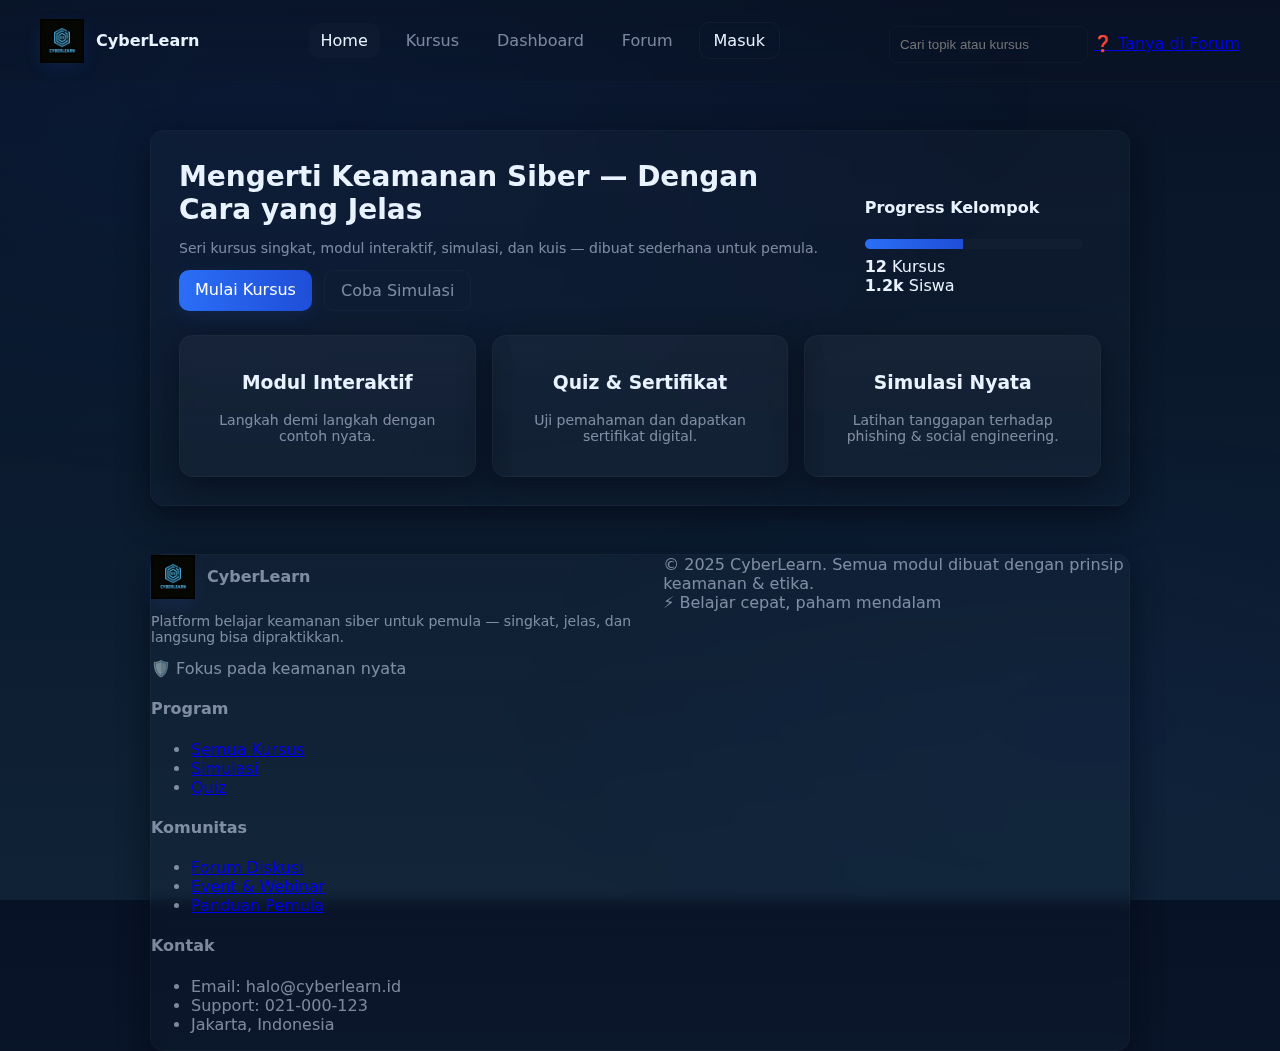
<file: index.html>
<!doctype html>
<html lang="id">
<head>
  <meta charset="utf-8" />
  <title>CyberLearn — Home</title>
  <link rel="stylesheet" href="assets/style.css">
  <meta name="viewport" content="width=device-width, initial-scale=1">
</head>
<body class="page-fade">
  <div class="app-bg"></div>

  <header class="topbar">
    <div class="logo">
      <div class="logo-icon"><img src="assets/img/logo1.png" alt="CyberLearn Logo" class="logo-img"></div>
      <div class="logo-text">CyberLearn</div>
    </div>
    <nav class="nav">
      <a href="index.html" class="nav-link active">Home</a>
      <a href="course.html" class="nav-link">Kursus</a>
      <a href="dashboard.html" class="nav-link">Dashboard</a>
      <a href="forum.html" class="nav-link">Forum</a>
      <a href="login.html" class="btn">Masuk</a>
    </nav>
    <div class="top-actions">
      <input type="search" class="header-search" placeholder="Cari topik atau kursus">
      <a class="header-chip" href="forum.html">❓ Tanya di Forum</a>
    </div>
  </header>

  <main class="center-stage glass">
    <div class="hero">
      <div>
        <h1>Mengerti Keamanan Siber — Dengan Cara yang Jelas</h1>
        <p class="muted">Seri kursus singkat, modul interaktif, simulasi, dan kuis — dibuat sederhana untuk pemula.</p>
        <div class="actions">
          <a class="primary" href="course.html">Mulai Kursus</a>
          <a class="ghost" href="simulation.html">Coba Simulasi</a>
        </div>
      </div>
      <div class="hero-card">
        <h4>Progress Kelompok</h4>
        <div class="progress-compact">
          <div class="pbar" style="--w:45%"></div>
        </div>
        <div class="meta">
          <div><strong>12</strong> Kursus</div>
          <div><strong>1.2k</strong> Siswa</div>
        </div>
      </div>
    </div>

    <section class="features">
      <article class="fcard glass">
        <h3>Modul Interaktif</h3>
        <p class="muted">Langkah demi langkah dengan contoh nyata.</p>
      </article>
      <article class="fcard glass">
        <h3>Quiz & Sertifikat</h3>
        <p class="muted">Uji pemahaman dan dapatkan sertifikat digital.</p>
      </article>
      <article class="fcard glass">
        <h3>Simulasi Nyata</h3>
        <p class="muted">Latihan tanggapan terhadap phishing & social engineering.</p>
      </article>
    </section>
  </main>

  <footer class="site-footer glass">
    <div class="footer-top">
      <div class="footer-brand">
        <div class="logo"><div class="logo-icon"><img src="assets/img/logo1.png" alt="CyberLearn Logo" class="logo-img"></div><div class="logo-text">CyberLearn</div></div>
        <p class="muted">Platform belajar keamanan siber untuk pemula — singkat, jelas, dan langsung bisa dipraktikkan.</p>
        <div class="tag">🛡️ Fokus pada keamanan nyata</div>
      </div>
      <div class="footer-grid">
        <div class="footer-col">
          <h4>Program</h4>
          <ul>
            <li><a href="course.html">Semua Kursus</a></li>
            <li><a href="simulation.html">Simulasi</a></li>
            <li><a href="quiz.html">Quiz</a></li>
          </ul>
        </div>
        <div class="footer-col">
          <h4>Komunitas</h4>
          <ul>
            <li><a href="forum.html">Forum Diskusi</a></li>
            <li><a href="#">Event &amp; Webinar</a></li>
            <li><a href="#">Panduan Pemula</a></li>
          </ul>
        </div>
        <div class="footer-col">
          <h4>Kontak</h4>
          <ul>
            <li>Email: halo@cyberlearn.id</li>
            <li>Support: 021-000-123</li>
            <li>Jakarta, Indonesia</li>
          </ul>
        </div>
      </div>
    </div>
    <div class="footer-bottom">
      <span>© 2025 CyberLearn. Semua modul dibuat dengan prinsip keamanan &amp; etika.</span>
      <div class="tag">⚡ Belajar cepat, paham mendalam</div>
    </div>
  </footer>

  <script src="assets/script.js"></script>
</body>
</html>
</file>
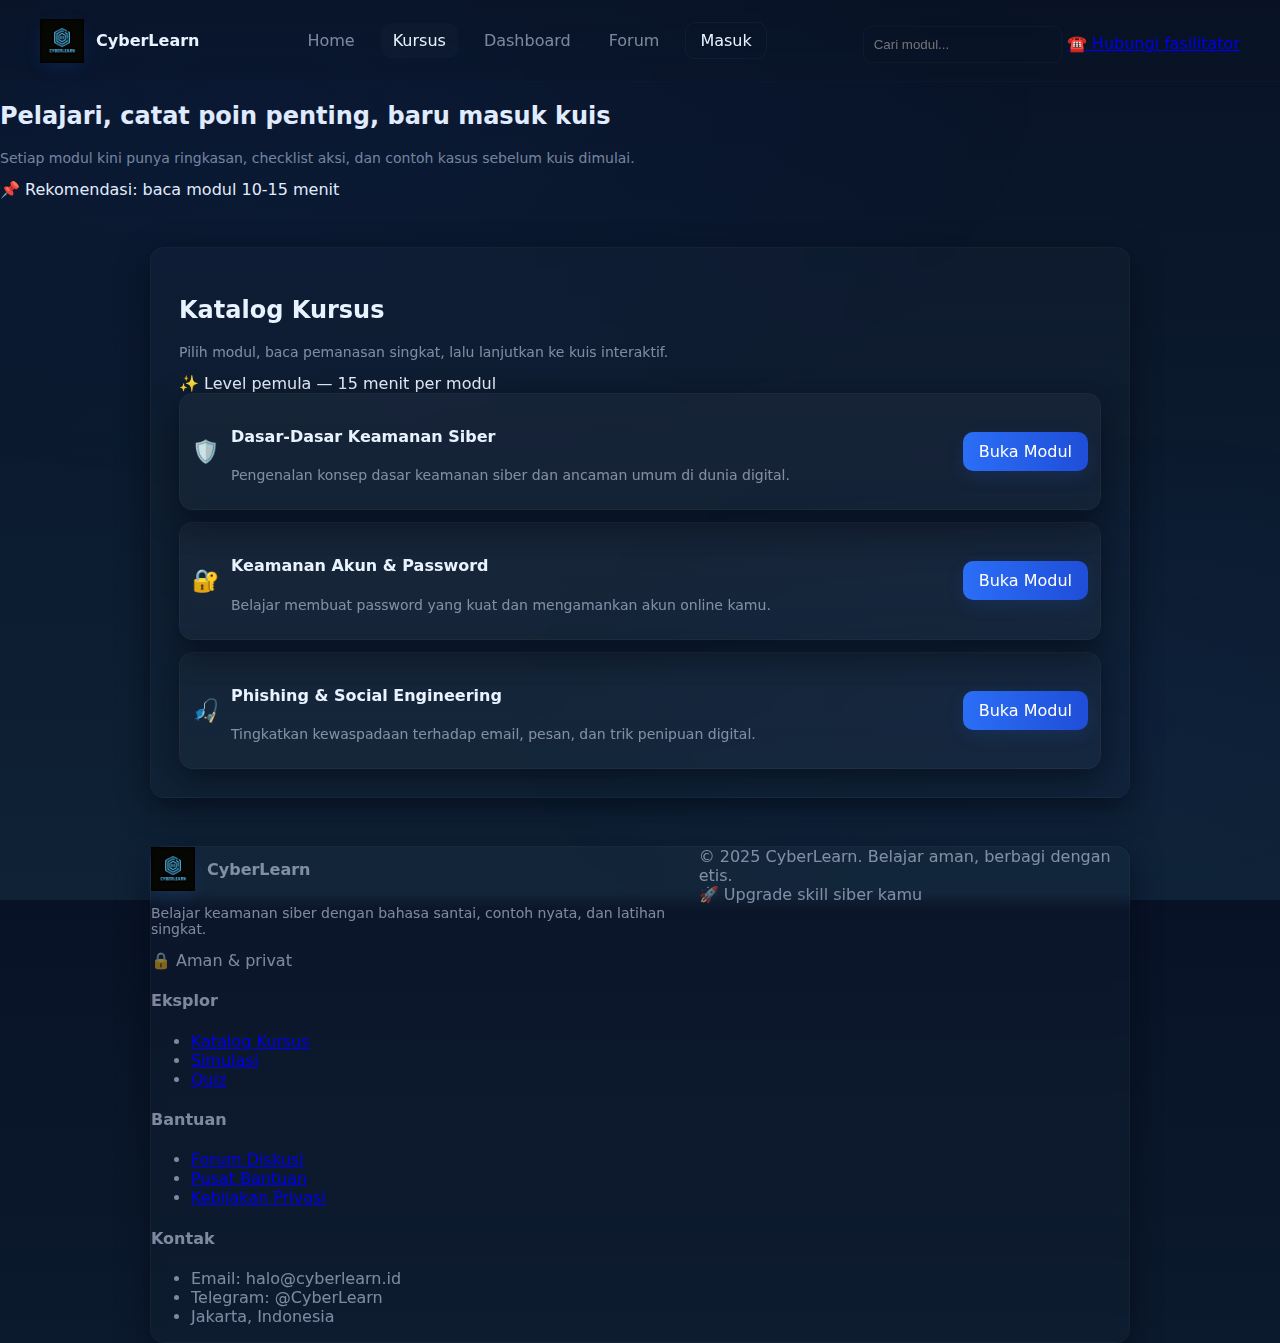
<file: course.html>
<!doctype html>
<html lang="id">
<head>
  <meta charset="utf-8" />
  <title>Kursus — CyberLearn</title>
  <link rel="stylesheet" href="assets/style.css">
</head>
<body class="page-fade">
  <div class="app-bg"></div>
  <header class="topbar">
    <div class="logo"><div class="logo-icon"><img src="assets/img/logo1.png" alt="CyberLearn Logo" class="logo-img"></div><div class="logo-text">CyberLearn</div></div>
    <nav class="nav">
      <a href="index.html" class="nav-link">Home</a>
      <a href="course.html" class="nav-link active">Kursus</a>
      <a href="dashboard.html" class="nav-link">Dashboard</a>
      <a href="forum.html" class="nav-link">Forum</a>
      <a href="login.html" class="btn">Masuk</a>
    </nav>
    <div class="top-actions">
      <input type="search" class="header-search" placeholder="Cari modul...">
      <a class="header-chip" href="forum.html">☎️ Hubungi fasilitator</a>
    </div>
  </header>

  <section class="page-hero">
    <div>
      <h2>Pelajari, catat poin penting, baru masuk kuis</h2>
      <p class="muted">Setiap modul kini punya ringkasan, checklist aksi, dan contoh kasus sebelum kuis dimulai.</p>
    </div>
    <div class="tag">📌 Rekomendasi: baca modul 10-15 menit</div>
  </section>

  <main class="center-stage glass course-stage">
    <div class="quiz-header">
      <div>
        <h2>Katalog Kursus</h2>
        <p class="muted">Pilih modul, baca pemanasan singkat, lalu lanjutkan ke kuis interaktif.</p>
      </div>
      <div class="pill">✨ Level pemula — 15 menit per modul</div>
    </div>

    <div class="catalog">
      <article class="course panel glass">
        <div class="left">🛡️</div>
        <div class="mid">
          <h4>Dasar-Dasar Keamanan Siber</h4>
          <p class="muted">Pengenalan konsep dasar keamanan siber dan ancaman umum di dunia digital.</p>
        </div>
        <div class="right"><a class="primary" href="lesson.html?course=1">Buka Modul</a></div>
      </article>

      <article class="course panel glass">
        <div class="left">🔐</div>
        <div class="mid">
          <h4>Keamanan Akun &amp; Password</h4>
          <p class="muted">Belajar membuat password yang kuat dan mengamankan akun online kamu.</p>
        </div>
        <div class="right"><a class="primary" href="lesson.html?course=2">Buka Modul</a></div>
      </article>

      <article class="course panel glass">
        <div class="left">🎣</div>
        <div class="mid">
          <h4>Phishing &amp; Social Engineering</h4>
          <p class="muted">Tingkatkan kewaspadaan terhadap email, pesan, dan trik penipuan digital.</p>
        </div>
        <div class="right"><a class="primary" href="lesson.html?course=3">Buka Modul</a></div>
      </article>
    </div>
  </main>

  <footer class="site-footer glass">
    <div class="footer-top">
      <div class="footer-brand">
        <div class="logo"><div class="logo-icon"><img src="assets/img/logo1.png" alt="CyberLearn Logo" class="logo-img"></div><div class="logo-text">CyberLearn</div></div>
        <p class="muted">Belajar keamanan siber dengan bahasa santai, contoh nyata, dan latihan singkat.</p>
        <div class="tag">🔒 Aman &amp; privat</div>
      </div>
      <div class="footer-grid">
        <div class="footer-col">
          <h4>Eksplor</h4>
          <ul>
            <li><a href="course.html">Katalog Kursus</a></li>
            <li><a href="simulation.html">Simulasi</a></li>
            <li><a href="quiz.html">Quiz</a></li>
          </ul>
        </div>
        <div class="footer-col">
          <h4>Bantuan</h4>
          <ul>
            <li><a href="forum.html">Forum Diskusi</a></li>
            <li><a href="#">Pusat Bantuan</a></li>
            <li><a href="#">Kebijakan Privasi</a></li>
          </ul>
        </div>
        <div class="footer-col">
          <h4>Kontak</h4>
          <ul>
            <li>Email: halo@cyberlearn.id</li>
            <li>Telegram: @CyberLearn</li>
            <li>Jakarta, Indonesia</li>
          </ul>
        </div>
      </div>
    </div>
    <div class="footer-bottom">
      <span>© 2025 CyberLearn. Belajar aman, berbagi dengan etis.</span>
      <div class="tag">🚀 Upgrade skill siber kamu</div>
    </div>
  </footer>

  <script src="assets/script.js"></script>
</body>
</html>
</file>
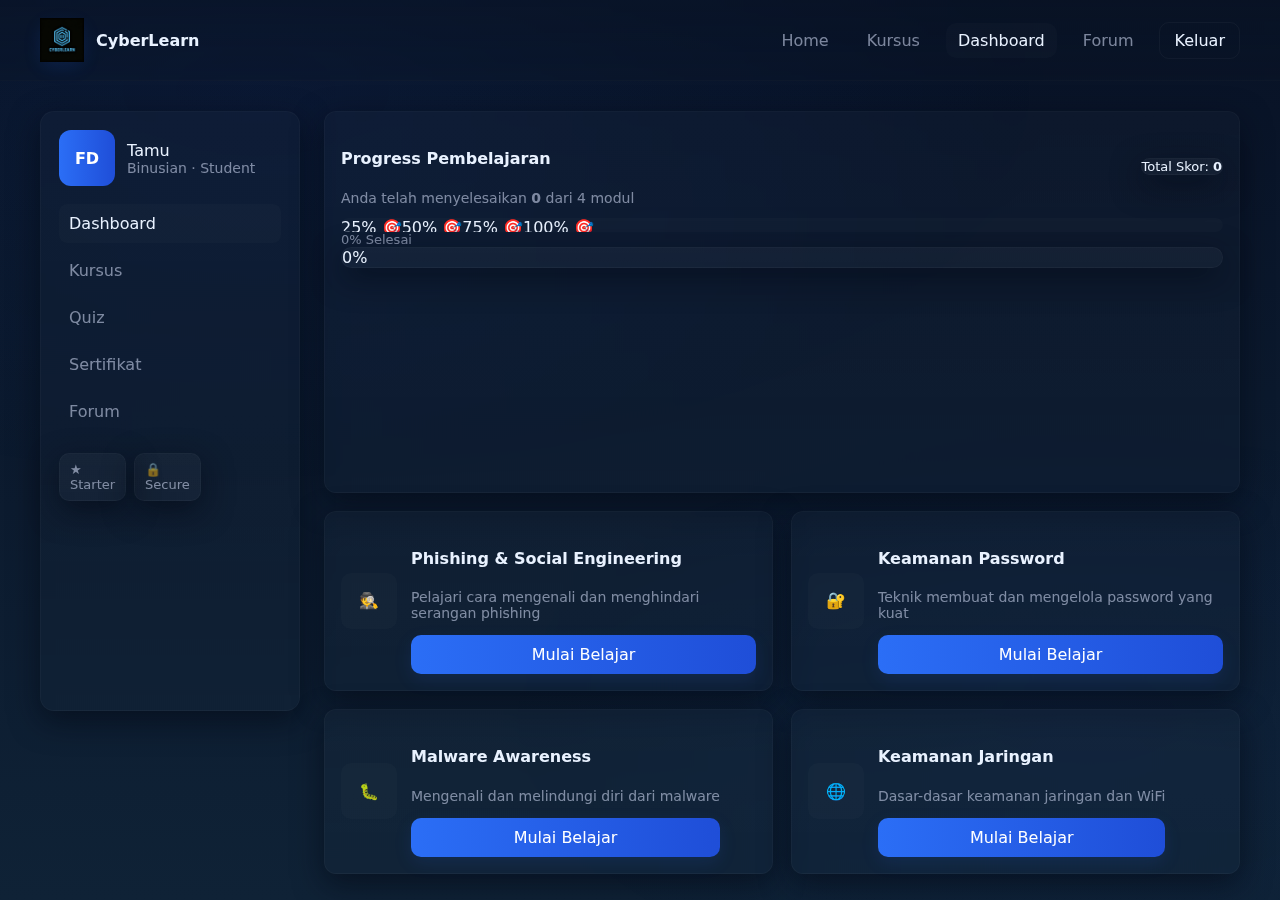
<file: dashboard.html>
<!doctype html>
<html lang="id">
<head>
  <meta charset="utf-8" />
  <title>Dashboard — CyberLearn</title>
  <link rel="stylesheet" href="assets/style.css">
</head>
<body class="page-fade">
  <div class="app-bg"></div>

  <header class="topbar">
    <div class="logo"><div class="logo-icon"><img src="assets/img/logo1.png" alt="CyberLearn Logo" class="logo-img"></div><div class="logo-text">CyberLearn</div></div>
    <nav class="nav">
      <a href="index.html" class="nav-link">Home</a>
      <a href="course.html" class="nav-link">Kursus</a>
      <a href="dashboard.html" class="nav-link active">Dashboard</a>
      <a href="forum.html" class="nav-link">Forum</a>
      <a href="login.html" class="btn">Keluar</a>
    </nav>
  </header>

  <main class="dash wrap">
    <aside class="sidebar glass">
      <div class="user">
        <div class="user-avatar">FD</div>
        <div>
          <div class="user-name">Ferdinand Darmawan</div>
          <div class="muted">Binusian · Student</div>
        </div>
      </div>

      <nav class="side-nav">
        <a href="dashboard.html" class="slink active">Dashboard</a>
        <a href="course.html" class="slink">Kursus</a>
        <a href="quiz.html" class="slink">Quiz</a>
        <a href="certificate.html" class="slink">Sertifikat</a>
        <a href="forum.html" class="slink">Forum</a>
      </nav>

      <div class="badges">
        <div class="badge glass" title="Badge: Starter"><div class="bicon">★</div>Starter</div>
        <div class="badge glass" title="Badge: Secure"><div class="bicon">🔒</div>Secure</div>
      </div>
    </aside>

    <section class="content">
      <div class="card glass progress-card">
        <div class="row between">
          <div>
            <h4>Progress Pembelajaran</h4>
            <div class="muted">Anda telah menyelesaikan <strong id="doneCount">0</strong> dari 4 modul</div>
          </div>
          <div class="score glass small">Total Skor: <strong id="totalScore">0</strong></div>
        </div>
        <div class="big-progress">
          <div class="big-pbar" id="bigPbar" style="--value:0%"><div class="big-fill"></div></div>
          <div class="muted small">0% Selesai</div>
        </div>
      </div>

      <div class="grid-2">
        <div class="card glass course-card">
          <div class="cc-left"><div class="cicon">🕵️</div></div>
          <div class="cc-right">
            <h4>Phishing & Social Engineering</h4>
            <p class="muted">Pelajari cara mengenali dan menghindari serangan phishing</p>
            <a class="primary full" href="course.html">Mulai Belajar</a>
          </div>
        </div>

        <div class="card glass course-card">
          <div class="cc-left"><div class="cicon">🔐</div></div>
          <div class="cc-right">
            <h4>Keamanan Password</h4>
            <p class="muted">Teknik membuat dan mengelola password yang kuat</p>
            <a class="primary full" href="course.html">Mulai Belajar</a>
          </div>
        </div>
      </div>

      <div class="grid-2">
        <div class="card glass course-card">
          <div class="cc-left"><div class="cicon">🐛</div></div>
          <div class="cc-right">
            <h4>Malware Awareness</h4>
            <p class="muted">Mengenali dan melindungi diri dari malware</p>
            <a class="primary full" href="course.html">Mulai Belajar</a>
          </div>
        </div>

        <div class="card glass course-card">
          <div class="cc-left"><div class="cicon">🌐</div></div>
          <div class="cc-right">
            <h4>Keamanan Jaringan</h4>
            <p class="muted">Dasar-dasar keamanan jaringan dan WiFi</p>
            <a class="primary full" href="course.html">Mulai Belajar</a>
          </div>
        </div>
      </div>

    </section>
  </main>

  <script src="assets/script.js"></script>
</body>
</html>
</file>
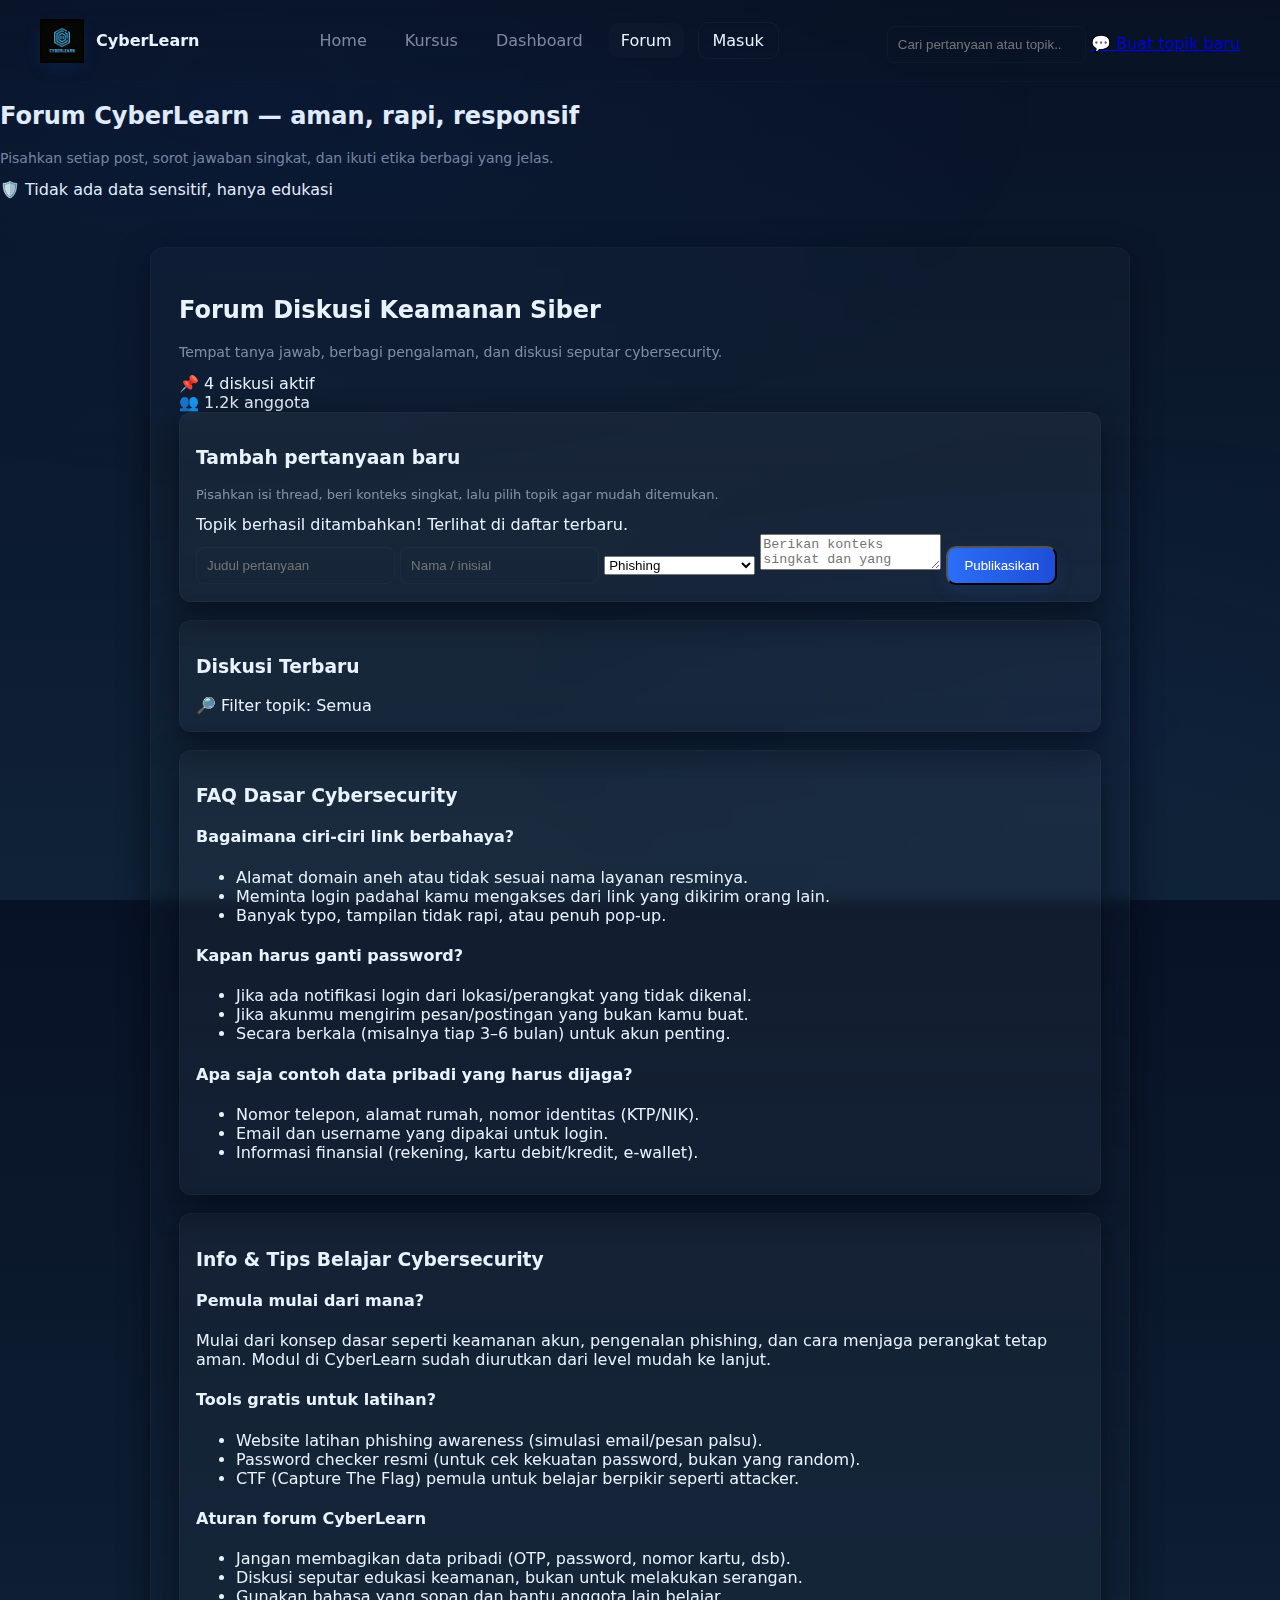
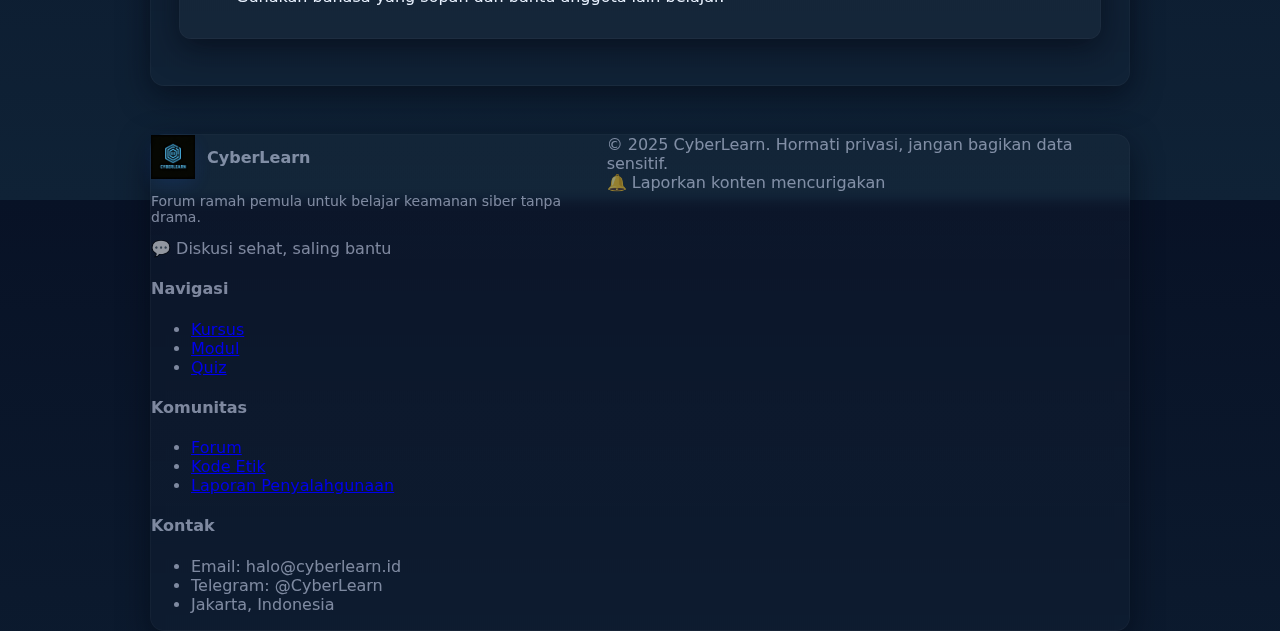
<file: forum.html>
<!doctype html>
<html lang="id">
<head>
  <meta charset="utf-8" />
  <title>Forum — CyberLearn</title>
  <link rel="stylesheet" href="assets/style.css">
</head>
<body class="page-fade">
  <div class="app-bg"></div>
  <header class="topbar">
    <div class="logo"><div class="logo-icon"><img src="assets/img/logo1.png" alt="CyberLearn Logo" class="logo-img"></div><div class="logo-text">CyberLearn</div></div>
    <nav class="nav">
      <a href="index.html" class="nav-link">Home</a>
      <a href="course.html" class="nav-link">Kursus</a>
      <a href="dashboard.html" class="nav-link">Dashboard</a>
      <a href="forum.html" class="nav-link active">Forum</a>
      <a href="login.html" class="btn">Masuk</a>
    </nav>
    <div class="top-actions">
      <input type="search" id="forumSearch" class="header-search" placeholder="Cari pertanyaan atau topik...">
      <a class="header-chip" href="#postForm">💬 Buat topik baru</a>
    </div>
  </header>

  <section class="page-hero">
    <div>
      <h2>Forum CyberLearn — aman, rapi, responsif</h2>
      <p class="muted">Pisahkan setiap post, sorot jawaban singkat, dan ikuti etika berbagi yang jelas.</p>
    </div>
    <div class="tag">🛡️ Tidak ada data sensitif, hanya edukasi</div>
  </section>


  <main class="center-stage glass forum-stage">
    <div class="quiz-header forum-header">
      <div>
        <h2>Forum Diskusi Keamanan Siber</h2>
        <p class="muted">Tempat tanya jawab, berbagi pengalaman, dan diskusi seputar cybersecurity.</p>
      </div>
      <div class="forum-stats">
        <div class="stat-pill">📌 <span id="postCount">4</span> diskusi aktif</div>
        <div class="stat-pill">👥 <span id="memberCount">1.2k</span> anggota</div>
      </div>
    </div>

    <section class="card forum-block glass">
      <h3>Tambah pertanyaan baru</h3>
      <p class="muted small">Pisahkan isi thread, beri konteks singkat, lalu pilih topik agar mudah ditemukan.</p>
      <div class="post-success" id="postFlash">Topik berhasil ditambahkan! Terlihat di daftar terbaru.</div>
      <form class="post-form" id="postForm">
        <input id="postTitle" name="title" placeholder="Judul pertanyaan" required>
        <input id="postName" name="author" placeholder="Nama / inisial" required>
        <select id="postTopic" name="topic">
          <option>Phishing</option>
          <option>Akun &amp; Password</option>
          <option>Perangkat &amp; Jaringan</option>
          <option>Privasi Data</option>
        </select>
        <textarea id="postBody" name="body" placeholder="Berikan konteks singkat dan yang sudah kamu coba" required></textarea>
        <button class="primary" type="submit">Publikasikan</button>
      </form>
    </section>

    <section class="card forum-block glass">
      <div class="forum-header">
        <h3>Diskusi Terbaru</h3>
        <div class="forum-chip">🔎 Filter topik: <span id="activeFilter">Semua</span></div>
      </div>
      <div class="forum-list" id="forumList"></div>
      <div class="forum-empty" id="forumEmpty" hidden>Tidak ada post dengan kata kunci tersebut.</div>
    </section>

    <section class="card forum-block glass">
      <h3>FAQ Dasar Cybersecurity</h3>
      <div class="forum-list">
        <article class="forum-post">
          <h4>Bagaimana ciri-ciri link berbahaya?</h4>
          <ul>
            <li>Alamat domain aneh atau tidak sesuai nama layanan resminya.</li>
            <li>Meminta login padahal kamu mengakses dari link yang dikirim orang lain.</li>
            <li>Banyak typo, tampilan tidak rapi, atau penuh pop-up.</li>
          </ul>
        </article>

        <article class="forum-post">
          <h4>Kapan harus ganti password?</h4>
          <ul>
            <li>Jika ada notifikasi login dari lokasi/perangkat yang tidak dikenal.</li>
            <li>Jika akunmu mengirim pesan/postingan yang bukan kamu buat.</li>
            <li>Secara berkala (misalnya tiap 3–6 bulan) untuk akun penting.</li>
          </ul>
        </article>

        <article class="forum-post">
          <h4>Apa saja contoh data pribadi yang harus dijaga?</h4>
          <ul>
            <li>Nomor telepon, alamat rumah, nomor identitas (KTP/NIK).</li>
            <li>Email dan username yang dipakai untuk login.</li>
            <li>Informasi finansial (rekening, kartu debit/kredit, e-wallet).</li>
          </ul>
        </article>
      </div>
    </section>

    <section class="card forum-block glass">
      <h3>Info &amp; Tips Belajar Cybersecurity</h3>
      <div class="forum-list">
        <article class="forum-post">
          <h4>Pemula mulai dari mana?</h4>
          <p>Mulai dari konsep dasar seperti keamanan akun, pengenalan phishing, dan cara menjaga perangkat tetap aman. Modul di CyberLearn sudah diurutkan dari level mudah ke lanjut.</p>
        </article>

        <article class="forum-post">
          <h4>Tools gratis untuk latihan?</h4>
          <ul>
            <li>Website latihan phishing awareness (simulasi email/pesan palsu).</li>
            <li>Password checker resmi (untuk cek kekuatan password, bukan yang random).</li>
            <li>CTF (Capture The Flag) pemula untuk belajar berpikir seperti attacker.</li>
          </ul>
        </article>

        <article class="forum-post">
          <h4>Aturan forum CyberLearn</h4>
          <ul>
            <li>Jangan membagikan data pribadi (OTP, password, nomor kartu, dsb).</li>
            <li>Diskusi seputar edukasi keamanan, bukan untuk melakukan serangan.</li>
            <li>Gunakan bahasa yang sopan dan bantu anggota lain belajar.</li>
          </ul>
        </article>
      </div>
    </section>
  </main>

  <footer class="site-footer glass">
    <div class="footer-top">
      <div class="footer-brand">
        <div class="logo"><div class="logo-icon"><img src="assets/img/logo1.png" alt="CyberLearn Logo" class="logo-img"></div><div class="logo-text">CyberLearn</div></div>
        <p class="muted">Forum ramah pemula untuk belajar keamanan siber tanpa drama.</p>
        <div class="tag">💬 Diskusi sehat, saling bantu</div>
      </div>
      <div class="footer-grid">
        <div class="footer-col">
          <h4>Navigasi</h4>
          <ul>
            <li><a href="course.html">Kursus</a></li>
            <li><a href="lesson.html">Modul</a></li>
            <li><a href="quiz.html">Quiz</a></li>
          </ul>
        </div>
        <div class="footer-col">
          <h4>Komunitas</h4>
          <ul>
            <li><a href="forum.html">Forum</a></li>
            <li><a href="#">Kode Etik</a></li>
            <li><a href="#">Laporan Penyalahgunaan</a></li>
          </ul>
        </div>
        <div class="footer-col">
          <h4>Kontak</h4>
          <ul>
            <li>Email: halo@cyberlearn.id</li>
            <li>Telegram: @CyberLearn</li>
            <li>Jakarta, Indonesia</li>
          </ul>
        </div>
      </div>
    </div>
    <div class="footer-bottom">
      <span>© 2025 CyberLearn. Hormati privasi, jangan bagikan data sensitif.</span>
      <div class="tag">🔔 Laporkan konten mencurigakan</div>
    </div>
  </footer>


  <script src="assets/script.js"></script>
</body>
</html>
</file>
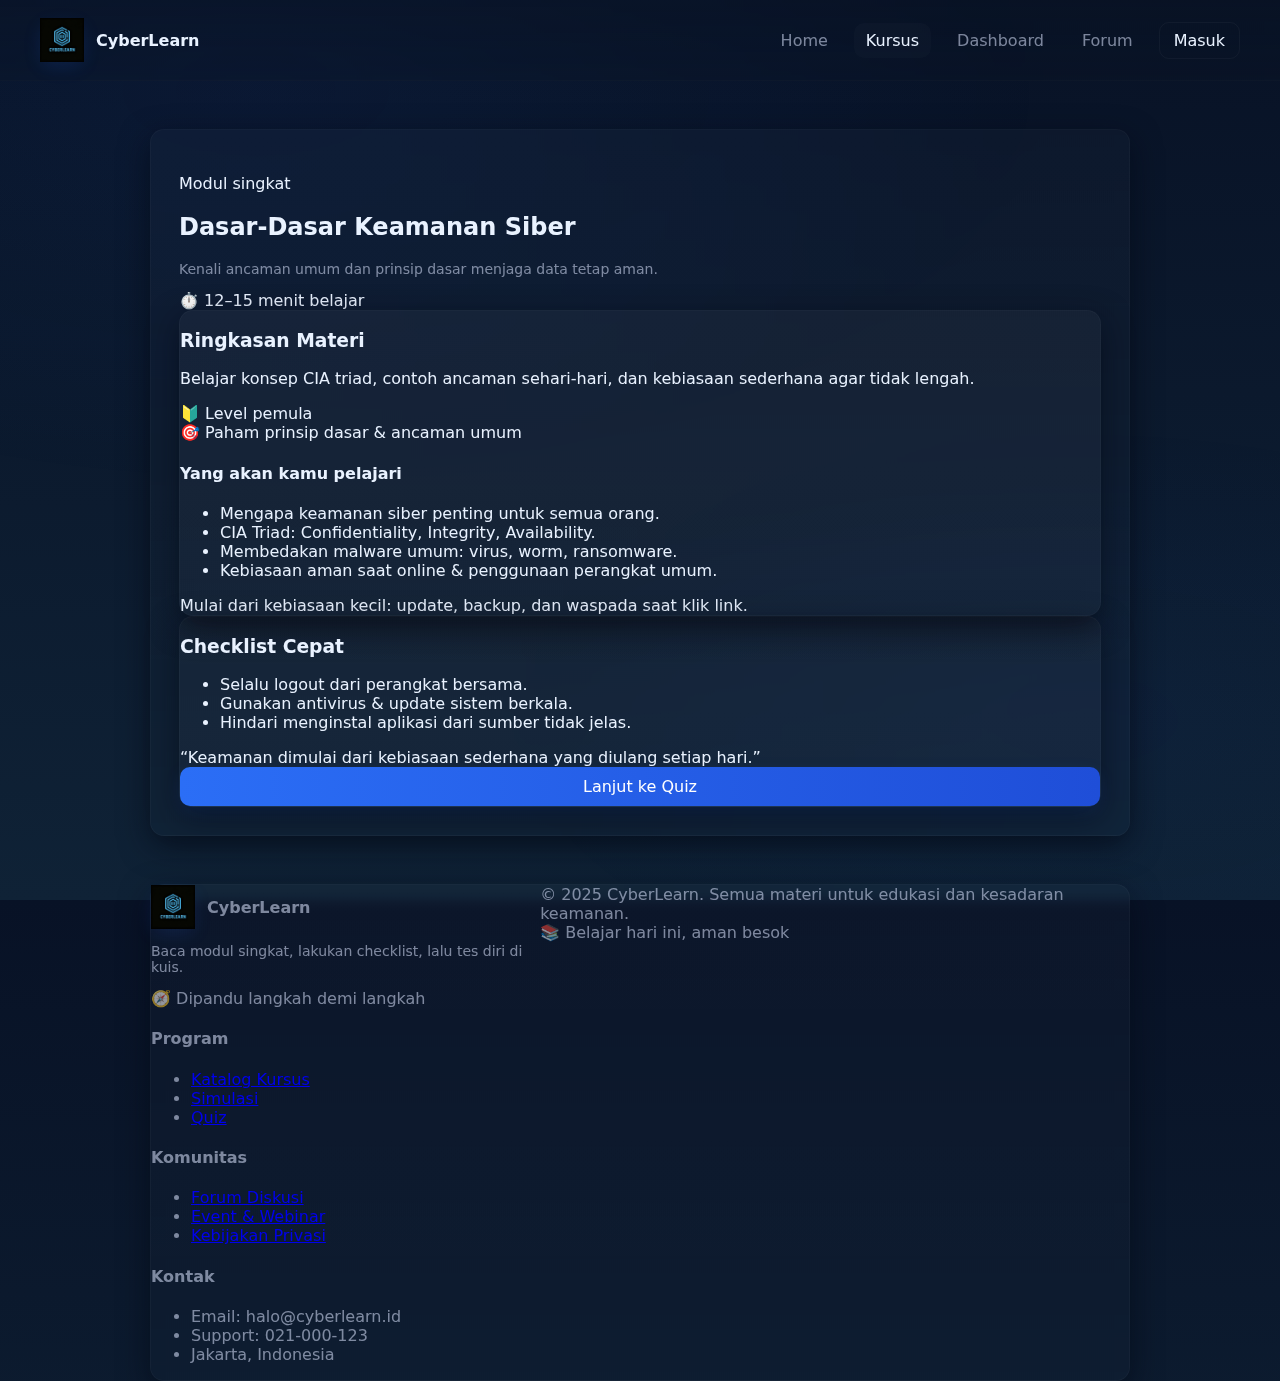
<file: lesson.html>
<!doctype html>
<html lang="id">
<head>
  <meta charset="utf-8" />
  <title>Modul — CyberLearn</title>
  <link rel="stylesheet" href="assets/style.css">
</head>
<body class="page-fade">
  <div class="app-bg"></div>
  <header class="topbar">
    <div class="logo"><div class="logo-icon"><img src="assets/img/logo1.png" alt="CyberLearn Logo" class="logo-img"></div><div class="logo-text">CyberLearn</div></div>
    <nav class="nav">
      <a href="index.html" class="nav-link">Home</a>
      <a href="course.html" class="nav-link active">Kursus</a>
      <a href="dashboard.html" class="nav-link">Dashboard</a>
      <a href="forum.html" class="nav-link">Forum</a>
      <a href="login.html" class="btn">Masuk</a>
    </nav>
  </header>

  <main class="center-stage glass lesson-stage">
    <div class="quiz-header">
      <div>
        <p class="muted-strong">Modul singkat</p>
        <h2 id="lessonTitle">Judul Modul</h2>
        <p class="muted" id="lessonIntro">Ringkasan modul akan muncul di sini.</p>
      </div>
      <div class="pill" id="lessonDuration">⏱️ 15 menit belajar</div>
    </div>

    <div class="lesson-grid">
      <section class="lesson-card glass">
        <h3>Ringkasan Materi</h3>
        <p id="lessonOverview">Pelajari konsep inti dengan contoh nyata dan bahasa sederhana.</p>
        <div class="lesson-meta">
          <div class="pill" id="lessonLevel">🔰 Pemula</div>
          <div class="pill" id="lessonOutcome">🎯 Tujuan belajar</div>
        </div>
        <h4>Yang akan kamu pelajari</h4>
        <ul class="lesson-list" id="lessonBullets"></ul>
        <div class="callout" id="lessonCallout">Ingat: praktik kecil setiap hari lebih efektif daripada belajar maraton sekali duduk.</div>
      </section>

      <section class="lesson-card glass">
        <h3>Checklist Cepat</h3>
        <ul class="lesson-list" id="lessonChecklist"></ul>
        <div class="quote-box" id="lessonQuote">"Keamanan siber bukan hanya alat, tapi kebiasaan."</div>
        <a class="primary full" id="openQuiz" href="quiz.html">Lanjut ke Quiz</a>
      </section>
    </div>
  </main>

  <footer class="site-footer glass">
    <div class="footer-top">
      <div class="footer-brand">
        <div class="logo"><div class="logo-icon"><img src="assets/img/logo1.png" alt="CyberLearn Logo" class="logo-img"></div><div class="logo-text">CyberLearn</div></div>
        <p class="muted">Baca modul singkat, lakukan checklist, lalu tes diri di kuis.</p>
        <div class="tag">🧭 Dipandu langkah demi langkah</div>
      </div>
      <div class="footer-grid">
        <div class="footer-col">
          <h4>Program</h4>
          <ul>
            <li><a href="course.html">Katalog Kursus</a></li>
            <li><a href="simulation.html">Simulasi</a></li>
            <li><a href="quiz.html">Quiz</a></li>
          </ul>
        </div>
        <div class="footer-col">
          <h4>Komunitas</h4>
          <ul>
            <li><a href="forum.html">Forum Diskusi</a></li>
            <li><a href="#">Event &amp; Webinar</a></li>
            <li><a href="#">Kebijakan Privasi</a></li>
          </ul>
        </div>
        <div class="footer-col">
          <h4>Kontak</h4>
          <ul>
            <li>Email: halo@cyberlearn.id</li>
            <li>Support: 021-000-123</li>
            <li>Jakarta, Indonesia</li>
          </ul>
        </div>
      </div>
    </div>
    <div class="footer-bottom">
      <span>© 2025 CyberLearn. Semua materi untuk edukasi dan kesadaran keamanan.</span>
      <div class="tag">📚 Belajar hari ini, aman besok</div>
    </div>
  </footer>

  <script src="assets/script.js"></script>
</body>
</html>
</file>
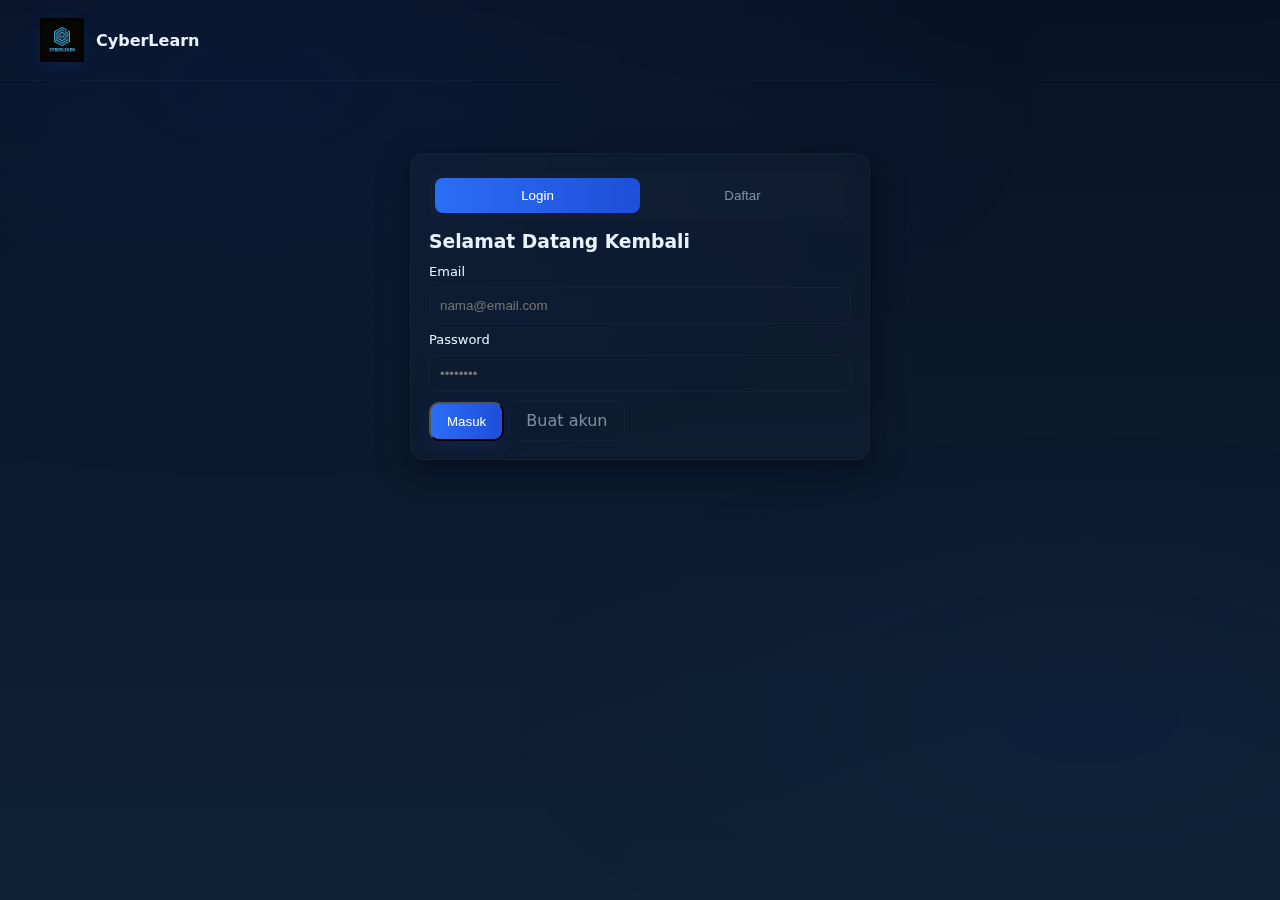
<file: login.html>
<!doctype html>
<html lang="id">
<head>
  <meta charset="utf-8" />
  <title>Login — CyberLearn</title>
  <link rel="stylesheet" href="assets/style.css">
</head>
<body class="page-fade">
  <div class="app-bg"></div>
  <header class="topbar minimal">
    <div class="logo"><div class="logo-icon"><img src="assets/img/logo1.png" alt="CyberLearn Logo" class="logo-img"></div><div class="logo-text">CyberLearn</div></div>
  </header>

  <main class="auth-stage glass">
    <div class="tab">
      <button class="tab-btn active" data-target="login">Login</button>
      <button class="tab-btn" data-target="register">Daftar</button>
    </div>

    <form id="login" class="form active" onsubmit="return false;">
      <h3>Selamat Datang Kembali</h3>
      <label>Email<input id="email" type="email" placeholder="nama@email.com" required></label>
      <label>Password<input id="password" type="password" placeholder="••••••••" required></label>
      <div class="form-row">
        <button class="primary" id="doLogin">Masuk</button>
        <a class="ghost" href="register.html">Buat akun</a>
      </div>
    </form>

    <form id="register" class="form" onsubmit="return false;">
      <h3>Buat Akun Baru</h3>
      <label>Nama Lengkap<input id="rname" placeholder="Nama Anda" required></label>
      <label>Email<input id="remail" type="email" placeholder="nama@email.com" required></label>
      <label>Password<input id="rpassword" type="password" placeholder="Minimal 6 karakter" required></label>
      <div class="form-row">
        <button class="primary" id="doRegister">Daftar Sekarang</button>
      </div>
    </form>
  </main>

  <script src="assets/script.js"></script>
</body>
</html>
</file>
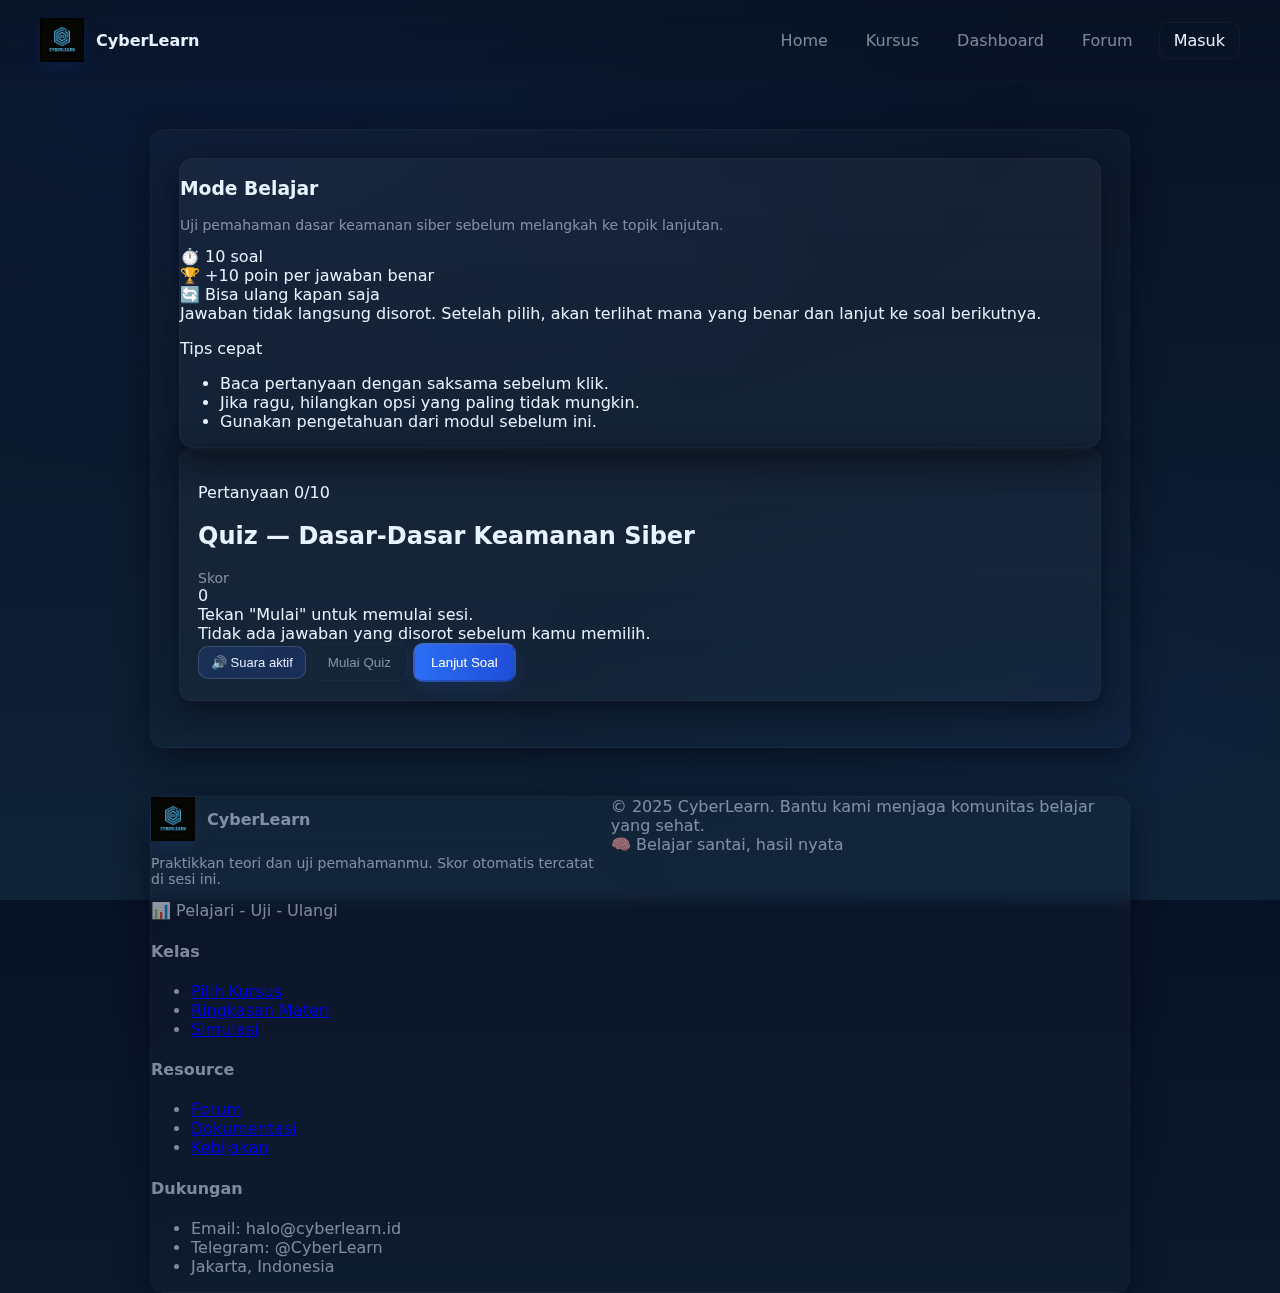
<file: quiz.html>
<!doctype html>
<html lang="id">
<head>
  <meta charset="utf-8" />
  <title>Quiz — CyberLearn</title>
  <link rel="stylesheet" href="assets/style.css">
</head>
<body class="page-fade">
  <div class="app-bg"></div>
  <header class="topbar">
    <div class="logo"><div class="logo-icon"><img src="assets/img/logo1.png" alt="CyberLearn Logo" class="logo-img"></div><div class="logo-text">CyberLearn</div></div>
    <nav class="nav">
      <a href="index.html" class="nav-link">Home</a>
      <a href="course.html" class="nav-link">Kursus</a>
      <a href="dashboard.html" class="nav-link">Dashboard</a>
      <a href="forum.html" class="nav-link">Forum</a>
      <a href="login.html" class="btn">Masuk</a>
    </nav>
  </header>

  <main class="center-stage glass quiz-stage">
    <div class="quiz-shell">
      <section class="quiz-meta glass">
        <h3>Mode Belajar</h3>
        <p class="muted" id="quizBlurb">Jawab pertanyaan pilihan ganda untuk menguji pemahaman modul.</p>
        <div class="pill-row">
          <div class="pill">⏱️ 10 soal</div>
          <div class="pill">🏆 +10 poin per jawaban benar</div>
          <div class="pill">🔄 Bisa ulang kapan saja</div>
        </div>
        <div class="quiz-empty">Jawaban tidak langsung disorot. Setelah pilih, akan terlihat mana yang benar dan lanjut ke soal berikutnya.</div>
        <div class="forum-divider"></div>
        <p class="muted-strong">Tips cepat</p>
        <ul class="lesson-list">
          <li>Baca pertanyaan dengan saksama sebelum klik.</li>
          <li>Jika ragu, hilangkan opsi yang paling tidak mungkin.</li>
          <li>Gunakan pengetahuan dari modul sebelum ini.</li>
        </ul>
      </section>

      <section class="card quiz-card glass">
        <div class="quiz-header">
          <div>
            <p class="muted-strong">Pertanyaan <span id="questionNumber">0</span>/<span id="questionCount">0</span></p>
            <h2 id="qtitle">Quiz CyberLearn</h2>
          </div>
          <div class="score-box">
            <div class="muted">Skor</div>
            <div class="score-value" id="qscore">0</div>
          </div>
        </div>
        <div class="quiz-progress"><div class="fill" id="qprogress"></div></div>
        <div id="qwrap">
          <div class="question" id="qtext">Tekan "Mulai" untuk memulai sesi.</div>
          <div class="options" id="qopts"></div>
        </div>
        <div class="feedback" id="qfeedback">Tidak ada jawaban yang disorot sebelum kamu memilih.</div>
        <div class="quiz-actions">
          <button class="ghost" id="startQuiz">Mulai Quiz</button>
          <button class="primary" id="nextBtn" disabled>Lanjut Soal</button>
        </div>
      </section>
    </div>
  </main>

  <footer class="site-footer glass">
    <div class="footer-top">
      <div class="footer-brand">
        <div class="logo"><div class="logo-icon"><img src="assets/img/logo1.png" alt="CyberLearn Logo" class="logo-img"></div><div class="logo-text">CyberLearn</div></div>
        <p class="muted">Praktikkan teori dan uji pemahamanmu. Skor otomatis tercatat di sesi ini.</p>
        <div class="tag">📊 Pelajari - Uji - Ulangi</div>
      </div>
      <div class="footer-grid">
        <div class="footer-col">
          <h4>Kelas</h4>
          <ul>
            <li><a href="course.html">Pilih Kursus</a></li>
            <li><a href="lesson.html">Ringkasan Materi</a></li>
            <li><a href="simulation.html">Simulasi</a></li>
          </ul>
        </div>
        <div class="footer-col">
          <h4>Resource</h4>
          <ul>
            <li><a href="forum.html">Forum</a></li>
            <li><a href="#">Dokumentasi</a></li>
            <li><a href="#">Kebijakan</a></li>
          </ul>
        </div>
        <div class="footer-col">
          <h4>Dukungan</h4>
          <ul>
            <li>Email: halo@cyberlearn.id</li>
            <li>Telegram: @CyberLearn</li>
            <li>Jakarta, Indonesia</li>
          </ul>
        </div>
      </div>
    </div>
    <div class="footer-bottom">
      <span>© 2025 CyberLearn. Bantu kami menjaga komunitas belajar yang sehat.</span>
      <div class="tag">🧠 Belajar santai, hasil nyata</div>
    </div>
  </footer>

  <script src="assets/script.js"></script>
</body>
</html>
</file>
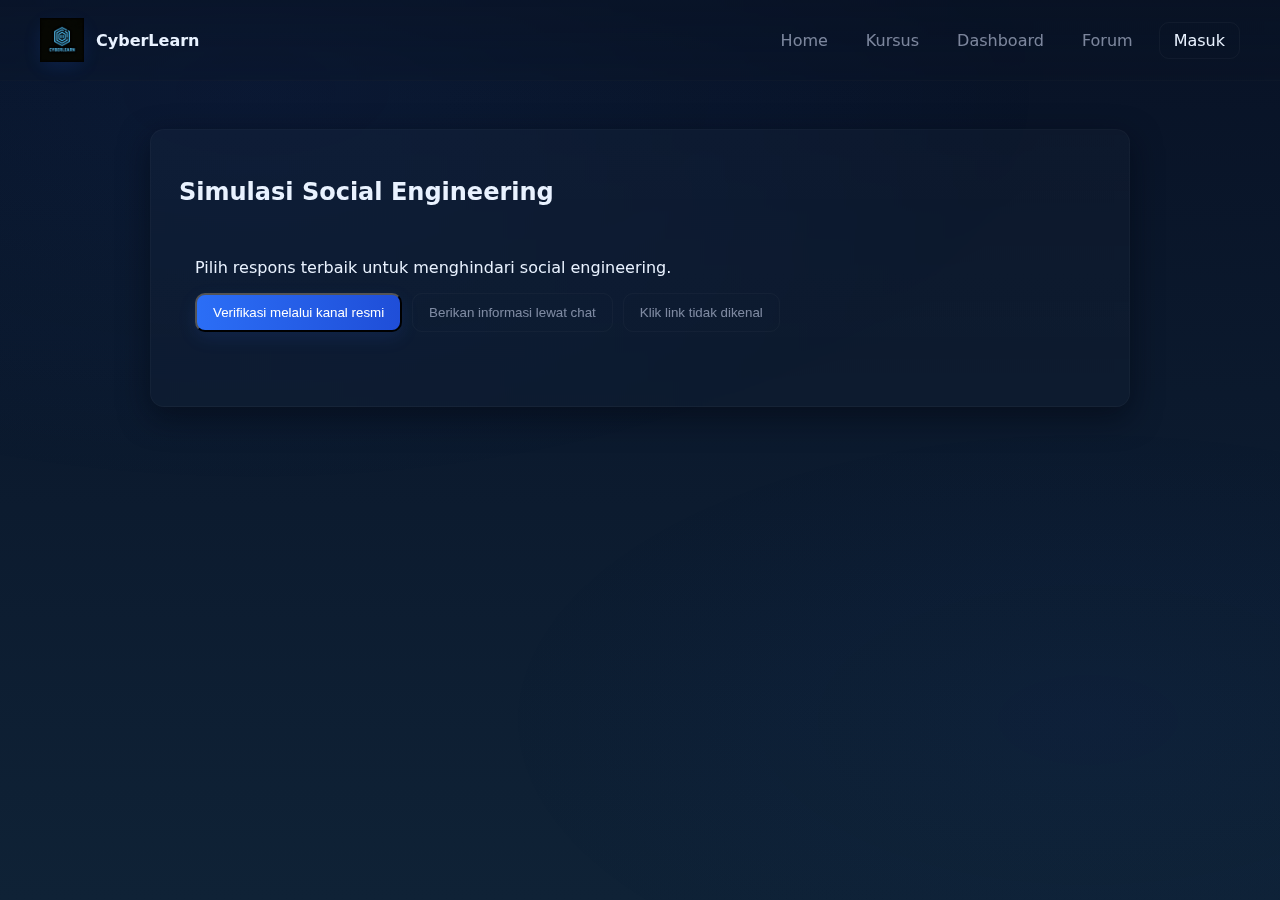
<file: simulation.html>
<!doctype html>
<html lang="id">
<head>
  <meta charset="utf-8" />
  <title>Simulasi — CyberLearn</title>
  <link rel="stylesheet" href="assets/style.css">
</head>
<body class="page-fade">
  <div class="app-bg"></div>
  <header class="topbar">
    <div class="logo"><div class="logo-icon"><img src="assets/img/logo1.png" alt="CyberLearn Logo" class="logo-img"></div><div class="logo-text">CyberLearn</div></div>
    <nav class="nav">
      <a href="index.html" class="nav-link">Home</a>
      <a href="course.html" class="nav-link">Kursus</a>
      <a href="dashboard.html" class="nav-link">Dashboard</a>
      <a href="forum.html" class="nav-link">Forum</a>
      <a href="login.html" class="btn">Masuk</a>
    </nav>
  </header>

  <main class="center-stage glass sim-stage">
    <h2>Simulasi Social Engineering</h2>
    <div class="card sim-card">
      <p>Pilih respons terbaik untuk menghindari social engineering.</p>
      <div class="choices">
        <button class="primary" data-correct="true">Verifikasi melalui kanal resmi</button>
        <button class="ghost" data-correct="false">Berikan informasi lewat chat</button>
        <button class="ghost" data-correct="false">Klik link tidak dikenal</button>
      </div>
      <div id="simResult" class="muted" style="margin-top:12px"></div>
    </div>
  </main>

  <script src="assets/script.js"></script>
</body>
</html>
</file>
<file: assets/style.css>
/* Glassmorphism modern dashboard style (desktop-focused) */
:root{
  --bg-1: #081226;
  --bg-2: #0f2236;
  --glass: rgba(255,255,255,0.04);
  --card: rgba(255,255,255,0.025);
  --accent: #2b6ef6;
  --accent-2: #1f4ed8;
  --muted: rgba(220,230,255,0.55);
  --text: #e9f2ff;
  --radius: 14px;
  --shadow: 0 10px 30px rgba(3,8,20,0.6);
}

*{box-sizing:border-box}
html,body{height:100%}
body{
  margin:0;
  font-family:Inter, ui-sans-serif, system-ui, -apple-system, "Segoe UI", Roboto, "Helvetica Neue", Arial;
  color:var(--text);
  background: linear-gradient(180deg, var(--bg-1), var(--bg-2));
  overflow:auto;
}

/* background visual accent */
.app-bg{
  position:fixed; inset:0; z-index:0;
  background: radial-gradient(800px 400px at 20% 10%, rgba(43,110,246,0.06), transparent),
              radial-gradient(600px 300px at 85% 80%, rgba(31,78,216,0.04), transparent);
  pointer-events:none;
}

/* topbar */
.topbar{
  position:sticky; top:0; z-index:20;
  display:flex; align-items:center; justify-content:space-between;
  padding:18px 40px; backdrop-filter: blur(6px);
  background: linear-gradient(180deg, rgba(10,20,35,0.35), rgba(10,20,35,0.2));
  border-bottom: 1px solid rgba(255,255,255,0.02);
}
.topbar.minimal{background:transparent}
.logo{display:flex;gap:12px;align-items:center}
.logo-icon{width:44px;height:44px;background:linear-gradient(180deg,var(--accent),var(--accent-2));display:flex;align-items:center;justify-content:center;border-radius:10px;box-shadow:0 6px 18px rgba(43,110,246,0.12)}
.logo-text{font-weight:600}
.nav{display:flex;gap:14px;align-items:center}
.nav-link{color:var(--muted);text-decoration:none;padding:8px 12px;border-radius:10px}
.nav-link.active{background:rgba(255,255,255,0.02);color:var(--text)}
.btn{padding:8px 14px;border-radius:10px;background:transparent;border:1px solid rgba(255,255,255,0.04);color:var(--text);text-decoration:none}

/* center layout */
.center-stage{width:980px;margin:48px auto;padding:28px;border-radius:var(--radius);position:relative;z-index:10}
.glass{background:linear-gradient(180deg, rgba(255,255,255,0.02), rgba(255,255,255,0.01));border-radius:var(--radius);box-shadow:var(--shadow);backdrop-filter: blur(6px);border:1px solid rgba(255,255,255,0.03)}

/* hero */
.hero{display:flex;justify-content:space-between;gap:28px;align-items:center}
.hero h1{margin:0;font-size:28px}
.muted{color:var(--muted);font-size:14px}
.actions{margin-top:14px;display:flex;gap:12px}
.primary{display:inline-block;padding:10px 16px;border-radius:10px;background:linear-gradient(90deg,var(--accent),var(--accent-2));color:white;text-decoration:none;box-shadow:0 6px 18px rgba(43,110,246,0.12)}
.ghost{display:inline-block;padding:10px 16px;border-radius:10px;background:transparent;border:1px solid rgba(255,255,255,0.03);color:var(--muted);text-decoration:none}

/* hero-card */
.hero-card{width:320px;padding:18px}
.progress-compact{height:10px;background:rgba(255,255,255,0.02);border-radius:8px;margin:8px 0;overflow:hidden}
.pbar{height:100%;background:linear-gradient(90deg,var(--accent),var(--accent-2));width:var(--w);transition:width 1s ease}

/* features */
.features{display:flex;gap:16px;margin-top:22px}
.fcard{flex:1;padding:18px;text-align:center}

/* footer */
.site-footer{width:980px;margin:28px auto;color:var(--muted);display:flex;justify-content:space-between}

/* auth stage */
.auth-stage{width:460px;margin:72px auto;padding:18px;position:relative}
.tab{display:flex;background:rgba(255,255,255,0.01);padding:6px;border-radius:12px;margin-bottom:12px}
.tab-btn{flex:1;border:none;background:transparent;color:var(--muted);padding:10px;border-radius:8px;cursor:pointer}
.tab-btn.active{background:linear-gradient(90deg,var(--accent),var(--accent-2));color:white}

/* forms */
.form{display:none;flex-direction:column;gap:8px}
.form.active{display:flex}
.form h3{margin:0 0 4px}
label{display:flex;flex-direction:column;font-size:13px}
input{padding:10px;margin-top:8px;border-radius:8px;border:1px solid rgba(255,255,255,0.03);background:transparent;color:var(--text)}

/* dashboard layout */
.dash{display:flex;gap:24px;width:1200px;margin:30px auto;align-items:flex-start}
.sidebar{width:260px;padding:18px;min-height:600px}
.user{display:flex;gap:12px;align-items:center;margin-bottom:18px}
.user-avatar{width:56px;height:56px;border-radius:12px;background:linear-gradient(90deg,var(--accent),var(--accent-2));display:flex;align-items:center;justify-content:center;font-weight:700;color:white}
.side-nav{display:flex;flex-direction:column;gap:8px;margin-top:10px}
.slink{padding:10px;border-radius:8px;color:var(--muted);text-decoration:none}
.slink.active{background:rgba(255,255,255,0.02);color:var(--text)}

.badges{display:flex;gap:8px;margin-top:22px;flex-wrap:wrap}
.badge{padding:8px 10px;border-radius:10px;font-size:13px;color:var(--muted)}

/* content */
.content{flex:1}
.card{padding:16px;margin-bottom:18px;border-radius:12px}
.progress-card .big-progress{margin-top:12px}
.big-pbar{height:14px;background:rgba(255,255,255,0.02);border-radius:10px;overflow:hidden;position:relative}
.big-fill{position:absolute;left:0;top:0;bottom:0;background:linear-gradient(90deg,var(--accent),var(--accent-2));width:var(--value);transition:width 1200ms ease}

/* course cards */
.grid-2{display:grid;grid-template-columns:1fr 1fr;gap:18px}
.course-card{display:flex;gap:14px;align-items:center;min-height:120px}
.cicon{width:56px;height:56px;border-radius:10px;background:rgba(255,255,255,0.02);display:flex;align-items:center;justify-content:center}

/* course list small */
.catalog{display:flex;flex-direction:column;gap:12px}
.course.panel{display:flex;align-items:center;gap:12px;padding:12px}
.course .left{font-size:22px}
.course .mid{flex:1}
.course .right{}

/* quiz and sim */
.quiz-card{padding:18px}
.controls{display:flex;align-items:center;justify-content:space-between;margin-top:12px}
.choices{display:flex;gap:10px}

/* transitions */
.page-fade{animation:fadeIn 300ms ease both}
@keyframes fadeIn{from{opacity:0;transform:translateY(6px)}to{opacity:1;transform:none}}

/* small utilities */
.small{font-size:13px}
.between{display:flex;justify-content:space-between;align-items:center}
.full{display:block;width:100%;text-align:center;padding:10px}


/* Custom logo & certificate image styles */
.logo-icon img{
  width:100%;
  height:100%;
  object-fit:contain;
  display:block;
}
.logo-img{
  width:100%;
  height:100%;
  object-fit:contain;
  display:block;
}
.cert-card .cert-image{
  width:100%;
  height:auto;
  display:block;
  border-radius:12px;
}
</file>
